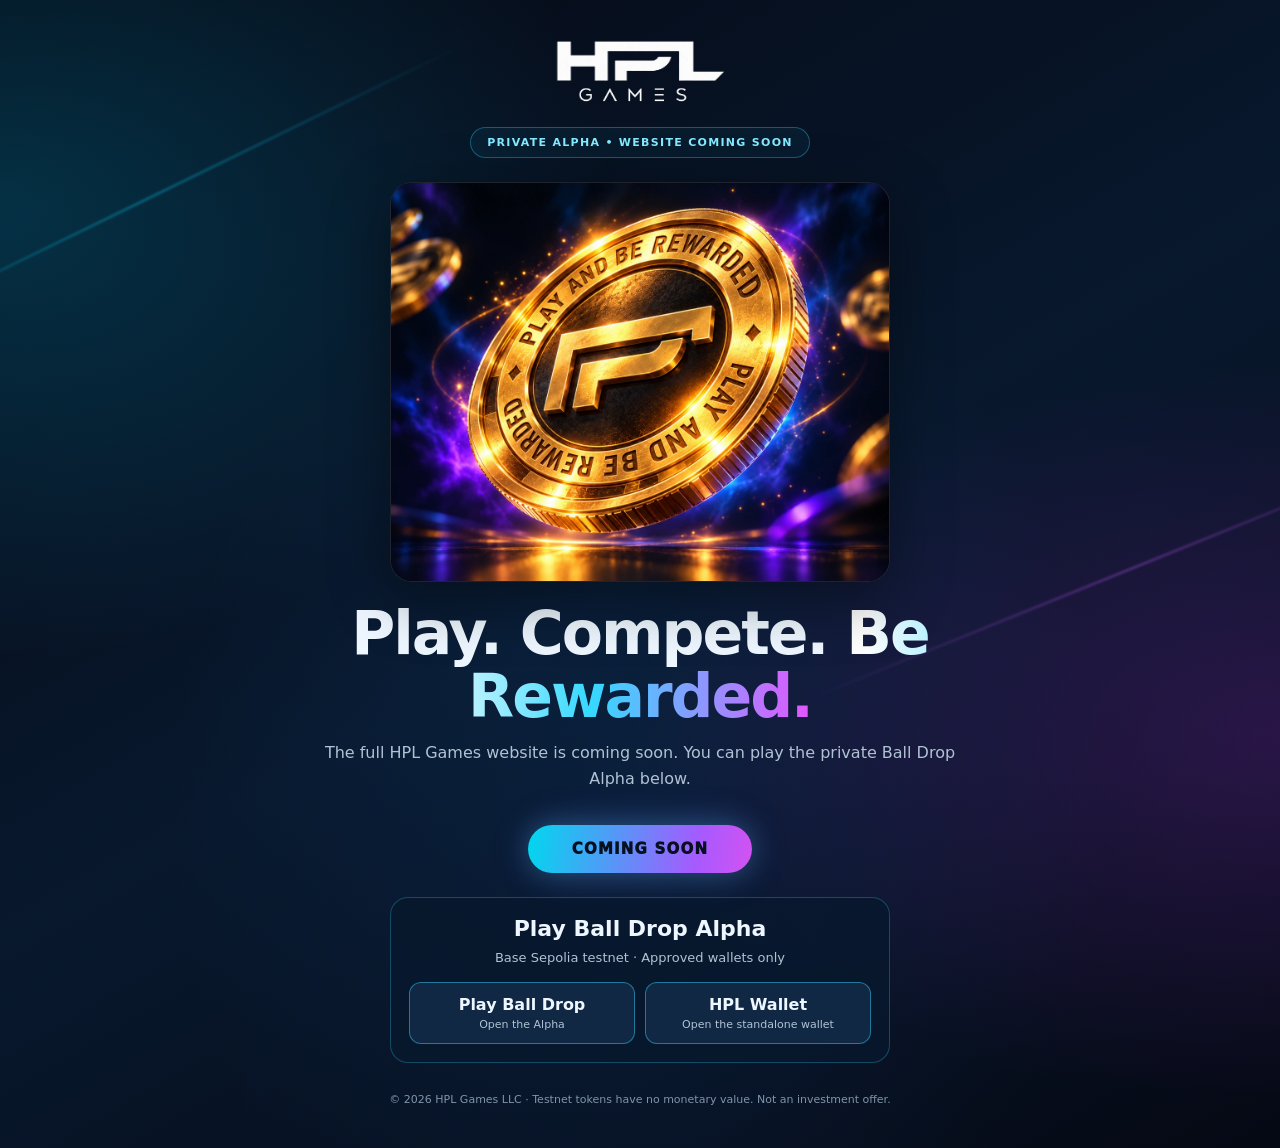
<file: index.html>
<!doctype html><html lang="en"><head><meta charset="utf-8"><meta name="viewport" content="width=device-width,initial-scale=1"><meta name="theme-color" content="#050914"><title>HPL Games — Coming Soon</title><style>
:root{--cyan:#35d9ff;--pink:#e455ff;--text:#eef7ff}*{box-sizing:border-box}body{margin:0;min-height:100svh;background:radial-gradient(ellipse at 0% 18%,rgba(0,206,255,.19),transparent 34%),radial-gradient(ellipse at 100% 64%,rgba(200,49,255,.18),transparent 36%),radial-gradient(ellipse at 50% 70%,rgba(25,85,160,.17),transparent 52%),linear-gradient(150deg,#050914,#08182d 50%,#050914);font:16px Inter,ui-sans-serif,system-ui,-apple-system,'Segoe UI',sans-serif;color:var(--text);display:grid;place-items:center;text-align:center}.wrap{width:min(94%,800px);padding:38px 16px 42px}.brandWordmark{position:relative;display:flex;flex-direction:column;align-items:center;gap:7px;margin:0 auto 20px;width:168px}.brandHpl,.brandGames{display:block;position:relative;overflow:hidden}.brandHpl{width:168px;height:42.7px}.brandGames{width:134.4px;height:18.9px}.brandHpl img,.brandGames img{position:absolute;display:block;max-width:none;height:auto}.brandHpl img{width:280px;left:-100.8px;top:-23.31px}.brandGames img{width:252px;left:-101.71px;top:-63.49px}.eyebrow{display:inline-block;border:1px solid #35d9ff55;border-radius:100px;padding:8px 16px;color:#83eaff;background:#35d9ff0d;font-size:11px;font-weight:900;letter-spacing:1.3px}.coin{max-width:500px;margin:24px auto 16px;overflow:hidden;border:1px solid #ffffff19;border-radius:22px;background:#070b17;box-shadow:0 18px 60px #0006;position:relative}.coin img{width:100%;height:auto;display:block}.shimmer{position:absolute;inset:0;pointer-events:none;mix-blend-mode:screen;clip-path:polygon(15% 60%,18% 46%,26% 29%,40% 15%,57% 7%,69% 7%,78% 13%,83% 26%,83% 42%,76% 60%,64% 75%,47% 85%,34% 86%,23% 78%);background:linear-gradient(115deg,transparent 42%,rgba(255,207,104,.09) 46%,rgba(255,249,218,.27) 49%,rgba(255,220,151,.12) 52%,transparent 57%);background-size:300% 100%;animation:shimmer 8s ease-in-out infinite}@keyframes shimmer{0%,12%{background-position:100% 0;opacity:0}20%,52%{opacity:.85}62%,100%{background-position:0% 0;opacity:0}}h1{font-size:clamp(34px,6vw,60px);line-height:1.05;letter-spacing:-2px;margin:20px 0 12px}.accent{background:linear-gradient(90deg,#fff 5%,var(--cyan) 48%,var(--pink));background-clip:text;color:transparent}p{color:#b1c2d4;line-height:1.65;max-width:640px;margin:12px auto}footer{margin-top:30px;color:#8094a9;font-size:11px}@media(max-width:560px){.coin{max-width:360px}.wrap{padding-top:30px}}@media(prefers-reduced-motion:reduce){.shimmer{animation:none;opacity:0}}.comingSoon{display:inline-block;margin:20px auto 0;padding:15px 44px;border-radius:999px;background:linear-gradient(100deg,#00d8ee,#a65aff 75%,#d452f1);box-shadow:0 0 30px #35d9ff44,0 0 42px #a65aff33;color:#061021;font-size:15px;font-weight:950;letter-spacing:1.2px;cursor:default}.wrap{position:relative}.wrap:before,.wrap:after{content:"";position:fixed;z-index:-1;pointer-events:none;width:55vw;height:2px;filter:blur(1px);opacity:.4}.wrap:before{top:22%;left:-16%;transform:rotate(-26deg);background:linear-gradient(90deg,transparent,#00d9ff,transparent)}.wrap:after{top:63%;right:-16%;transform:rotate(-22deg);background:linear-gradient(90deg,transparent,#c05aff,transparent)}@media(max-width:560px){.comingSoon{padding:13px 32px}} .alpha-entry{margin:24px auto 0;max-width:500px;padding:18px;border:1px solid #35d9ff44;border-radius:18px;background:#08182dcc}.alpha-entry h2{margin:0;font-size:22px}.alpha-entry p{margin:6px 0 14px;font-size:13px}.alpha-options{display:grid;grid-template-columns:repeat(2,minmax(0,1fr));gap:10px}.alpha-options a{display:grid;align-content:center;gap:4px;min-height:62px;padding:8px;color:var(--text);background:#102844;border:1px solid #35d9ff77;border-radius:12px;text-decoration:none;font-weight:800}.alpha-options a:hover,.alpha-options a:focus-visible{background:#193a60;border-color:var(--cyan)}.alpha-options small{font-size:11px;font-weight:500;color:#b1c2d4}</style></head><body><main class="wrap"><div class="brandWordmark" role="img" aria-label="HPL Games"><span class="brandHpl"><img alt="" src="[data-uri]"></span><span class="brandGames"><img alt="" src="[data-uri]"></span></div><span class="eyebrow">PRIVATE ALPHA • WEBSITE COMING SOON</span><div class="coin"><img alt="HPL gold coin with Play and Be Rewarded inscription" src="[data-uri]"><div class="shimmer"></div></div><h1>Play. Compete. <span class="accent">Be Rewarded.</span></h1><p>The full HPL Games website is coming soon. You can play the private Ball Drop Alpha below.</p><div class="comingSoon" aria-label="Coming soon">COMING SOON</div><section class="alpha-entry" aria-labelledby="alpha-title">
<h2 id="alpha-title">Play Ball Drop Alpha</h2>
<p>Base Sepolia testnet · Approved wallets only</p>
<div class="alpha-options">
<a href="/alpha/">Play Ball Drop <small>Open the Alpha</small></a>
<a class="alpha-wallet-link" href="/wallet/">HPL Wallet <small>Open the standalone wallet</small></a>
</div>
</section><footer>© 2026 HPL Games LLC · Testnet tokens have no monetary value. Not an investment offer.</footer></main></body></html>
</file>
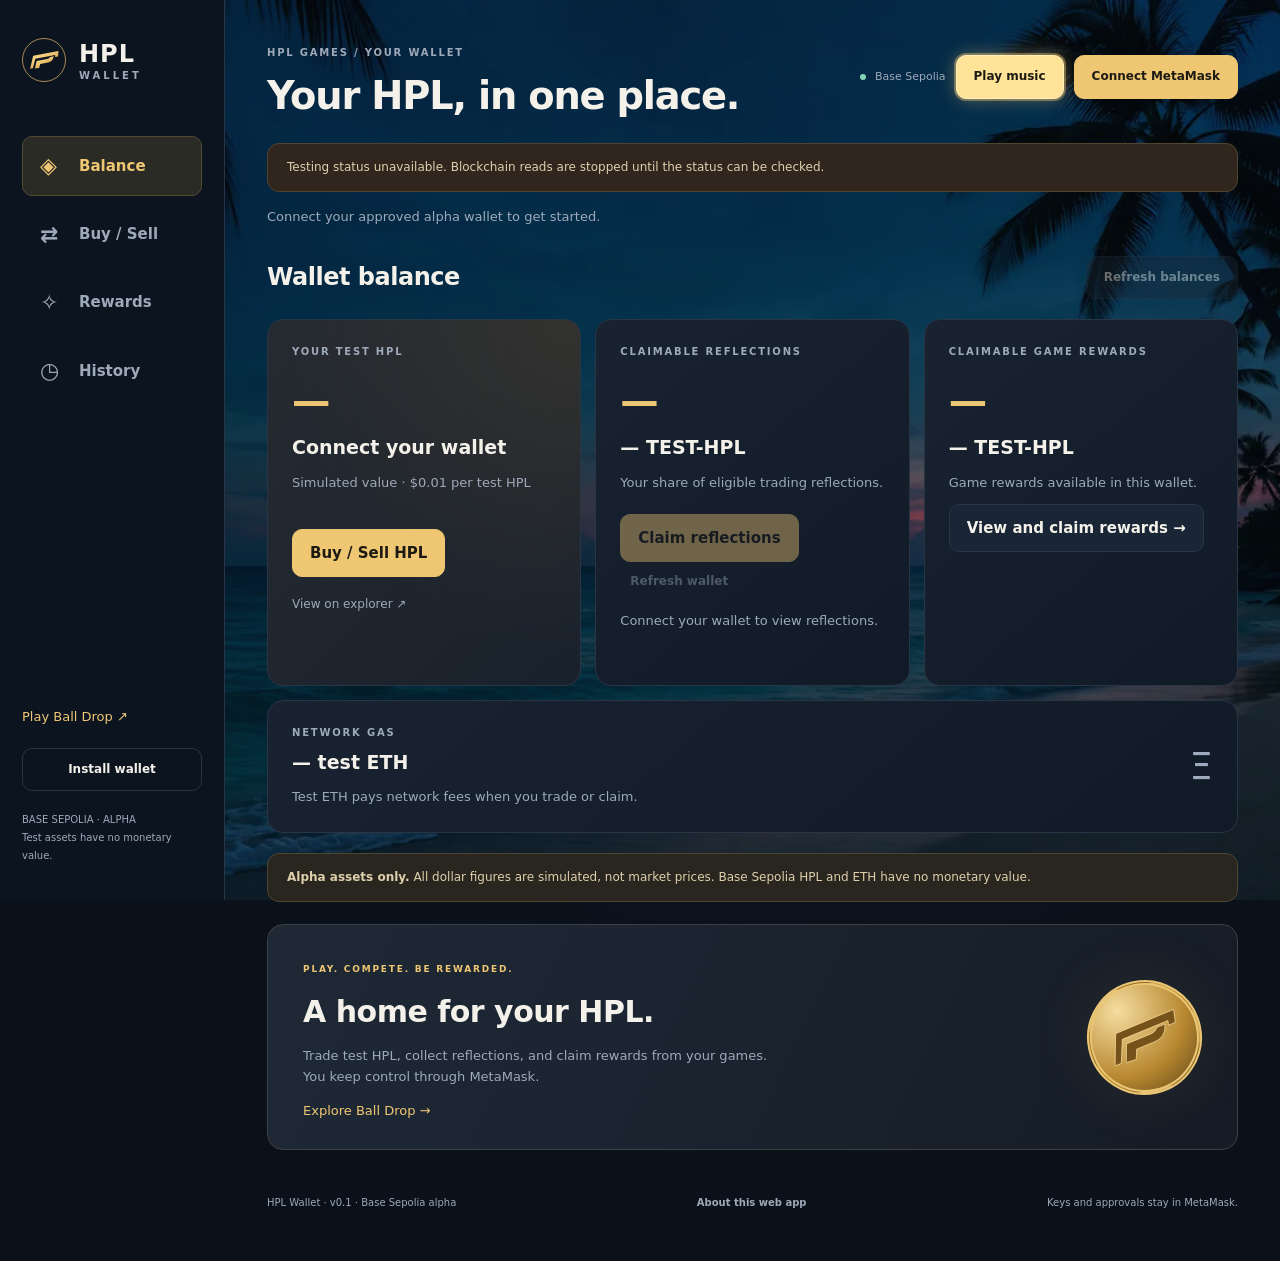
<file: wallet/index.html>
<!doctype html><html lang="en"><head><meta charset="utf-8"><meta name="viewport" content="width=device-width,initial-scale=1,viewport-fit=cover"><meta name="theme-color" content="#0b111b"><meta name="description" content="Your HPL wallet, reflections, game rewards and trading in one place. Base Sepolia alpha."><meta name="referrer" content="no-referrer"><link rel="manifest" href="manifest.webmanifest"><link rel="apple-touch-icon" href="icon-192.png"><meta name="apple-mobile-web-app-capable" content="yes"><link rel="icon" href="icon.svg" type="image/svg+xml"><link rel="stylesheet" href="wallet.css"><title>HPL Wallet · Alpha</title><script defer src="shared-wallet.js"></script><script defer src="wallet.js?v=mobile-handoff"></script><style>
@media(max-width:700px){
  main{display:flex;flex-direction:column;padding:14px 14px calc(90px + env(safe-area-inset-bottom))}
  main>header{margin-bottom:8px}
  main>header .eyebrow{margin:0 0 4px}
  .header-actions{margin-top:8px}
  #pauseBanner,#connectionStatus{margin:4px 0}
  #connectIntro{order:1}
  main>footer{order:2}
  #balanceTab .section-heading{margin:8px 0}
  #balanceTab .balance-grid{grid-template-columns:repeat(2,minmax(0,1fr));gap:8px}
  #balanceTab .balance-hero,#balanceTab .native-card{grid-column:1/-1}
  #balanceTab .card{min-width:0;padding:11px;overflow-wrap:anywhere}
  #balanceTab .card-label{margin-bottom:4px;letter-spacing:.6px}
  #balanceTab .dollar{font-size:30px}
  #balanceTab .dollar.small{font-size:20px}
  #balanceTab .token-value{font-size:14px}
  #balanceTab .balance-actions{margin-top:8px;flex-wrap:wrap}
  #balanceTab .card button{font-size:11px;padding:6px 8px}
  .rail nav{grid-template-columns:repeat(5,minmax(0,1fr))}
  .rail nav #walletMusicToggle{min-height:44px;align-self:center}
}
@media(min-width:701px){
  #balanceTab .balance-grid{grid-template-columns:repeat(3,minmax(0,1fr));gap:14px}
  #balanceTab .card{min-width:0;padding:clamp(12px,2vw,24px);overflow-wrap:anywhere}
  #balanceTab .native-card{grid-column:1/-1}
  #balanceTab .dollar{font-size:clamp(24px,3vw,42px)}
  #balanceTab .balance-actions{flex-wrap:wrap}
}
</style></head><body>
<aside class="rail"><a href="#balance" class="brand"><span class="brand-mark" aria-hidden="true"><svg width="31" height="24" viewBox="190 150 240 158" focusable="false"><defs><linearGradient id="walletCoinGold" x2="0.85" y2="1"><stop stop-color="#ffdf91"/><stop offset=".48" stop-color="#efc773"/><stop offset="1" stop-color="#ad762a"/></linearGradient></defs><g fill="url(#walletCoinGold)"><path d="M199 297l23-100 196-37-3 41-23 5 1-15-154 28-19 74z"/><path d="M236 294l13-58 82-15q17-3 22-16l29-5q-7 42-44 48l-61 11-8 32z"/></g></svg></span><span>HPL <small>WALLET</small></span></a><nav aria-label="Wallet sections"><button data-tab="balance" aria-current="page"><span aria-hidden="true">◈</span> Balance</button><button data-tab="trade"><span aria-hidden="true">⇄</span> Buy / Sell</button><button data-tab="rewards"><span aria-hidden="true">✧</span> Rewards</button><button data-tab="history"><span aria-hidden="true">◷</span> History</button></nav><div class="rail-bottom"><a href="/alpha/">Play Ball Drop ↗</a><button id="installWallet">Install wallet</button><small>BASE SEPOLIA · ALPHA<br>Test assets have no monetary value.</small></div></aside>
<main><header><div><p class="eyebrow">HPL GAMES / YOUR WALLET</p><h1 id="pageTitle">Your HPL, in one place.</h1></div><div class="header-actions"><span class="network"><i></i> Base Sepolia</span><button type="button" id="walletMusicToggle">Play music</button><button id="connectWallet" class="primary">Connect MetaMask</button><button id="disconnectWallet" hidden>Disconnect</button></div></header>
<div class="notice pause-banner" id="pauseBanner" role="status">Checking alpha testing status…</div><p id="connectionStatus" role="status" aria-live="polite" class="muted">Connect your approved alpha wallet to get started.</p>
<section id="balanceTab" class="tab"><div class="section-heading"><h2>Wallet balance</h2><button id="refreshAll">Refresh balances</button></div><div class="balance-grid"><article class="card balance-hero"><div class="card-label">YOUR TEST HPL</div><strong class="dollar" id="walletDollarValue">—</strong><strong class="token-value" id="reflectionWalletBalance">Connect your wallet</strong><p class="muted">Simulated value · $0.01 per test HPL</p><div class="balance-actions"><button data-go="trade" class="primary">Buy / Sell HPL</button><a id="walletExplorer" href="https://sepolia.basescan.org" target="_blank" rel="noopener">View on explorer ↗</a></div></article><article class="card"><div class="card-label">CLAIMABLE REFLECTIONS</div><strong class="dollar small" id="reflectionDollarValue">—</strong><strong class="token-value" id="reflectionAmount">— TEST-HPL</strong><p class="muted">Your share of eligible trading reflections.</p><button id="claimReflectionsBtn" class="primary" disabled>Claim reflections</button><button id="refreshReflectionsBtn" class="text-button" disabled>Refresh wallet</button><p id="reflectionStatus" class="mini" role="status">Connect your wallet to view reflections.</p></article><article class="card"><div class="card-label">CLAIMABLE GAME REWARDS</div><strong class="dollar small" id="balanceRewardDollars">—</strong><strong class="token-value" id="balanceRewardAmount">— TEST-HPL</strong><p class="muted">Game rewards available in this wallet.</p><button type="button" data-go="rewards">View and claim rewards →</button></article><article class="card native-card"><div><div class="card-label">NETWORK GAS</div><strong class="token-value" id="nativeBalance">— test ETH</strong><p class="muted">Test ETH pays network fees when you trade or claim.</p></div><span class="gas-symbol" aria-hidden="true">Ξ</span></article></div><div class="notice"><strong>Alpha assets only.</strong> All dollar figures are simulated, not market prices. Base Sepolia HPL and ETH have no monetary value.</div></section>
<section class="welcome" id="connectIntro"><div><p class="eyebrow">PLAY. COMPETE. BE REWARDED.</p><h2>A home for your HPL.</h2><p>Trade test HPL, collect reflections, and claim rewards from your games. You keep control through MetaMask.</p><a class="text-link" href="/alpha/">Explore Ball Drop →</a></div><div class="coin" aria-hidden="true"><svg class="coin-emblem" width="72%" height="72%" viewBox="190 150 240 158" focusable="false"><g fill="#76521b" stroke="#ffe4a1" stroke-width="2"><path d="M199 297l23-100 196-37-3 41-23 5 1-15-154 28-19 74z"/><path d="M236 294l13-58 82-15q17-3 22-16l29-5q-7 42-44 48l-61 11-8 32z"/></g></svg></div></section>
<section id="tradeTab" class="tab" hidden><div class="section-heading"><div><h2>Buy &amp; sell HPL</h2><p class="muted">Trade through the same test pool used in the game.</p></div></div><div class="trade-layout"><div id="tradeMount"><details id="tradeCard" class="card" open><summary>Make a trade</summary>
        <p class="mini">Trade test tokens on Base Sepolia. Quotes include applicable tax and pool fees.</p>
        <div class="trade-tabs" role="group" aria-label="Trade direction"><button id="tradeBuyTab" type="button" aria-pressed="true">Buy HPL</button><button id="tradeSellTab" type="button" aria-pressed="false">Sell HPL</button></div><input id="tradeSide" type="hidden" value="buy" />
        <div id="buyModeControls" class="trade-tabs" role="group" aria-label="Buy amount type"><button id="spendModeBtn" type="button" aria-pressed="false">Test ETH</button><button id="receiveModeBtn" type="button" aria-pressed="true">HPL</button><button id="usdModeBtn" type="button" aria-pressed="false">USD (simulated)</button></div><label><span id="tradeAmountLabel">HPL you want to receive</span> <input id="tradeAmount" type="text" inputmode="decimal" placeholder="25000" /></label><p id="tradeAmountHelp" class="trade-help">This is the amount you receive AFTER tax.</p>
        <p id="tradeQuote" class="mini">Enter an amount and get a quote.</p>
        <button id="tradeQuoteBtn" type="button" class="wallet-refresh">Refresh estimate</button>
        <button id="tradeSendBtn" type="button" class="checkout-buy" disabled>Review quote first</button>
        <p id="tradeStatus" class="mini" role="status" aria-live="polite">Slippage tolerance: 5% of the estimated amount after tax. Gas is additional.</p>
      </details></div><aside class="card trade-guide"><p class="eyebrow">BEFORE YOU TRADE</p><h3>You approve every move.</h3><p>Your quote includes applicable token tax and pool fees. Network gas is additional.</p><p><strong>USD mode uses the simulated $0.01 rate.</strong> $100 targets 10,000 HPL received after tax. It is paid with test ETH, not real dollars.</p><p>Selling may require an approval followed by the swap. MetaMask will show each step.</p><p>Keep some test ETH for gas. Your minimum receive amount protects against price changes.</p></aside></div></section>
<section id="rewardsTab" class="tab" hidden><div class="section-heading"><div><h2>Your game rewards</h2><p class="muted">Earn in the games. Claim here when you are ready.</p></div><button id="refreshGameRewardsBtn" disabled>Refresh rewards</button></div><article class="card reward-hero"><div><div class="card-label">AVAILABLE TO CLAIM</div><strong class="dollar" id="gameRewardDollarValue">—</strong><strong class="token-value" id="gameRewardAmount">— TEST-HPL</strong></div><button id="claimGameRewardsBtn" class="primary" disabled>Claim game rewards</button><div id="gameRewardSources" aria-live="polite"></div><p id="gameRewardStatus" class="mini" role="status">Connect your wallet to view game rewards.</p></article><div class="two-cards"><article class="card"><h3>Rewards can build up.</h3><p>You can leave rewards unclaimed and collect later. Current and earlier reward contracts are claimed separately.</p><button data-go="history">View rewards history →</button></article><article class="card"><h3>Ready for another round?</h3><p>Play Ball Drop using the same wallet. Opening this wallet page does not join a game.</p><a class="text-link" href="/alpha/">Open Ball Drop ↗</a></article></div></section>
<section id="historyTab" class="tab" hidden><div class="section-heading"><div><h2>Rewards history</h2><p class="muted">See which rounds made up your rewards, with award dates and claim status.</p></div><button id="refreshRewardHistoryBtn" disabled>Refresh history</button></div><article class="card"><p id="rewardHistoryStatus" class="mini" role="status">Connect your wallet to view rewards history.</p><div id="rewardHistoryList" class="reward-history-list"></div><button id="moreRewardHistoryBtn" hidden>Load older rewards</button><p class="muted">Times use your device’s timezone. This is game reward history; it is not a complete wallet transaction ledger.</p></article></section>
<audio id="walletMusic" src="exploration-theme.mp3" loop preload="none"></audio>
<footer><span>HPL Wallet · v0.1 · Base Sepolia alpha</span><button id="installHelp">About this web app</button><span>Keys and approvals stay in MetaMask.</span></footer></main>
<dialog id="installDialog"><div class="section-heading"><h2>Your wallet, like an app.</h2><button id="closeInstall" aria-label="Close installation help">✕</button></div><p>This is an installable website, not an App Store download. A supported browser can add it to your home screen and open it in its own window.</p><p><strong>Desktop:</strong> use Chrome or Edge with MetaMask installed. Use the browser’s Install app option when available.</p><p><strong>Mobile:</strong> open this page inside MetaMask’s browser to connect and transact. A home-screen app may not include MetaMask access; use the MetaMask browser for wallet actions.</p><button id="openMetaMask" class="primary">Copy wallet page link</button><p id="installStatus" role="status"></p><p class="muted">An internet connection is required. No recovery phrase or private key is requested or stored here.</p></dialog>
<div hidden><strong id="quickWalletBalance"></strong><span id="quickReflections"></span></div>
<script>
const mobileWalletLayout = window.matchMedia('(max-width: 700px)');
const musicButton = document.getElementById('walletMusicToggle');
const walletNavigation = document.querySelector('.rail nav');
const connectButton = document.getElementById('connectWallet');
function placeWalletMusicButton(){
  if(mobileWalletLayout.matches) walletNavigation.append(musicButton);
  else connectButton.before(musicButton);
}
mobileWalletLayout.addEventListener('change',placeWalletMusicButton);
placeWalletMusicButton();
</script>
</body></html>
</file>
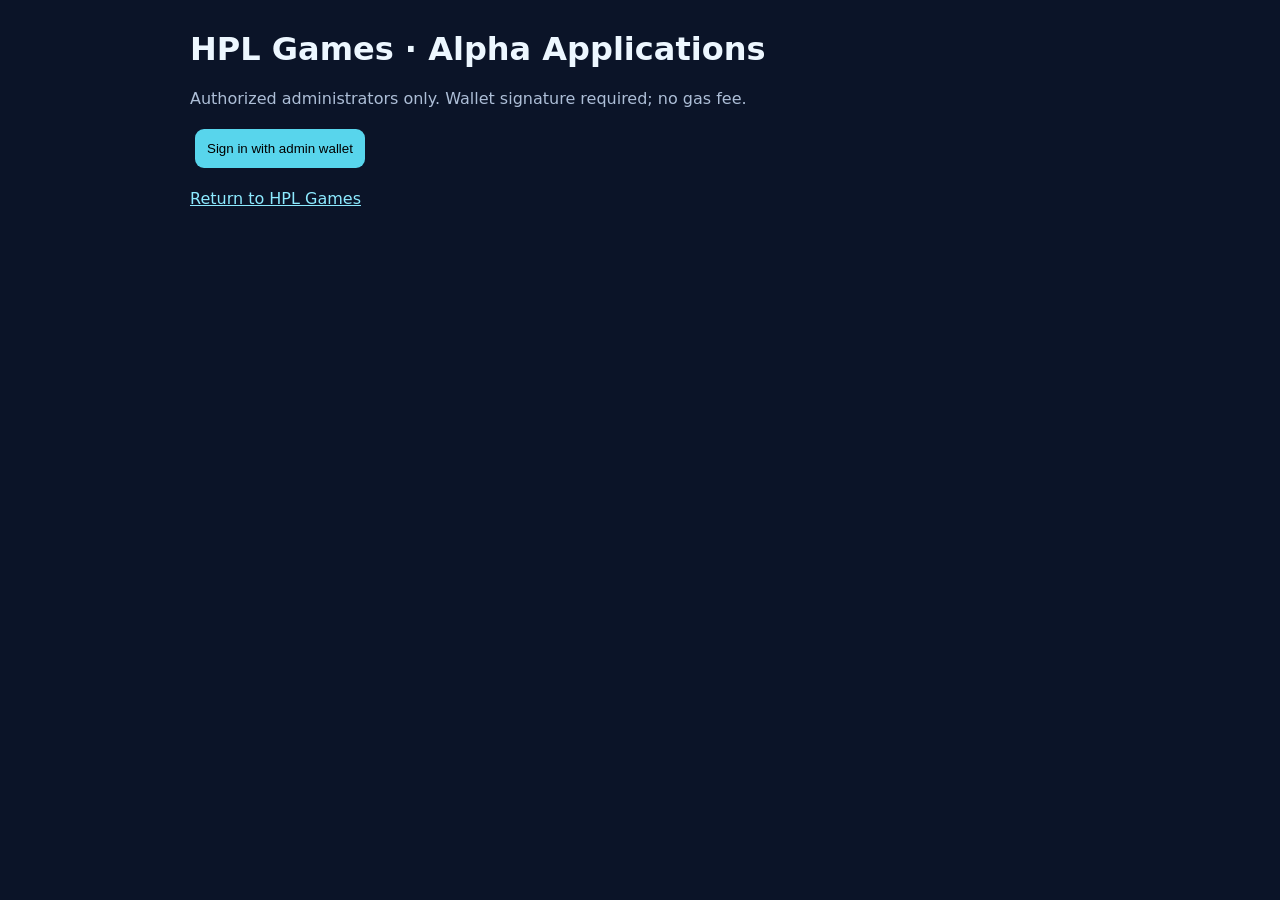
<file: alpha-admin.html>
<!doctype html><html><head><meta charset="utf-8"><meta name="viewport" content="width=device-width,initial-scale=1"><meta name="robots" content="noindex"><title>HPL Alpha Review</title><style>body{background:#0b1428;color:#edf7ff;font:16px system-ui;margin:30px auto;max-width:900px;padding:0 20px}button,input{padding:12px;border-radius:9px;border:0;margin:5px}button{background:#58d5ec;cursor:pointer}article{background:#192640;border:1px solid #435a78;border-radius:12px;padding:20px;margin:15px 0;overflow-wrap:anywhere}.muted{color:#adbed7}.error{color:#ffb5b5}a{color:#8deaff}#panel{display:none}</style></head><body><h1>HPL Games · Alpha Applications</h1><p class="muted">Authorized administrators only. Wallet signature required; no gas fee.</p><section id="login"><button id="connect">Sign in with admin wallet</button><p id="loginmsg"></p></section><section id="panel"><button id="refresh">Refresh applications</button><button id="logout">Sign out</button><p id="status"></p><div id="items"></div></section><p><a href="/">Return to HPL Games</a></p><script>
let token='';const endpoint='https://brvnzzkatyxfxpevukzt.supabase.co/functions/v1/alpha-review';const el=id=>document.getElementById(id);
async function call(body){const r=await fetch(endpoint,{method:'POST',headers:{'content-type':'application/json'},body:JSON.stringify(body)});const d=await r.json();if(!r.ok)throw Error(d.error||'Request failed');return d}
function msg(id,e){el(id).textContent=e.message||String(e)}
el('connect').onclick=async()=>{el('connect').disabled=true;try{if(!window.ethereum)throw Error('Open this page in a browser with MetaMask');const [wallet]=await ethereum.request({method:'eth_requestAccounts'});const c=await call({action:'challenge',wallet_address:wallet});const signature=await ethereum.request({method:'personal_sign',params:[c.message,wallet]});const v=await call({action:'verify',wallet_address:wallet,nonce:c.nonce,signature});token=v.session_token;el('login').style.display='none';el('panel').style.display='block';await load()}catch(e){msg('loginmsg',e)}finally{el('connect').disabled=false}};
async function load(){try{el('status').textContent='Loading…';const d=await call({action:'list',session_token:token});el('items').replaceChildren();for(const a of d.applications||[]){const card=document.createElement('article');for(const value of ['Wallet address: '+a.wallet_address,'Application status: '+a.status,'Submitted: '+new Date(a.created_at).toLocaleString(),'Telegram username: '+(a.telegram_username||'Not provided'),'Reason for application: '+(a.message||'Not provided')]){if(!value)continue;const p=document.createElement('p');p.textContent=value;card.append(p)}if(a.status==='pending')for(const status of ['approved','rejected']){const b=document.createElement('button');b.textContent=status==='approved'?'Approve':'Reject';b.onclick=async()=>{if(!confirm('Confirm '+status+' for '+a.wallet_address+'?'))return;b.disabled=true;try{await call({action:'decide',session_token:token,id:a.id,status});await load()}catch(e){msg('status',e);b.disabled=false}};card.append(b)}el('items').append(card)}el('status').textContent=(d.applications||[]).length+' application(s)'}catch(e){msg('status',e)}}
el('refresh').onclick=load;el('logout').onclick=()=>{token='';el('panel').style.display='none';el('login').style.display='block'};
</script></body></html>
</file>
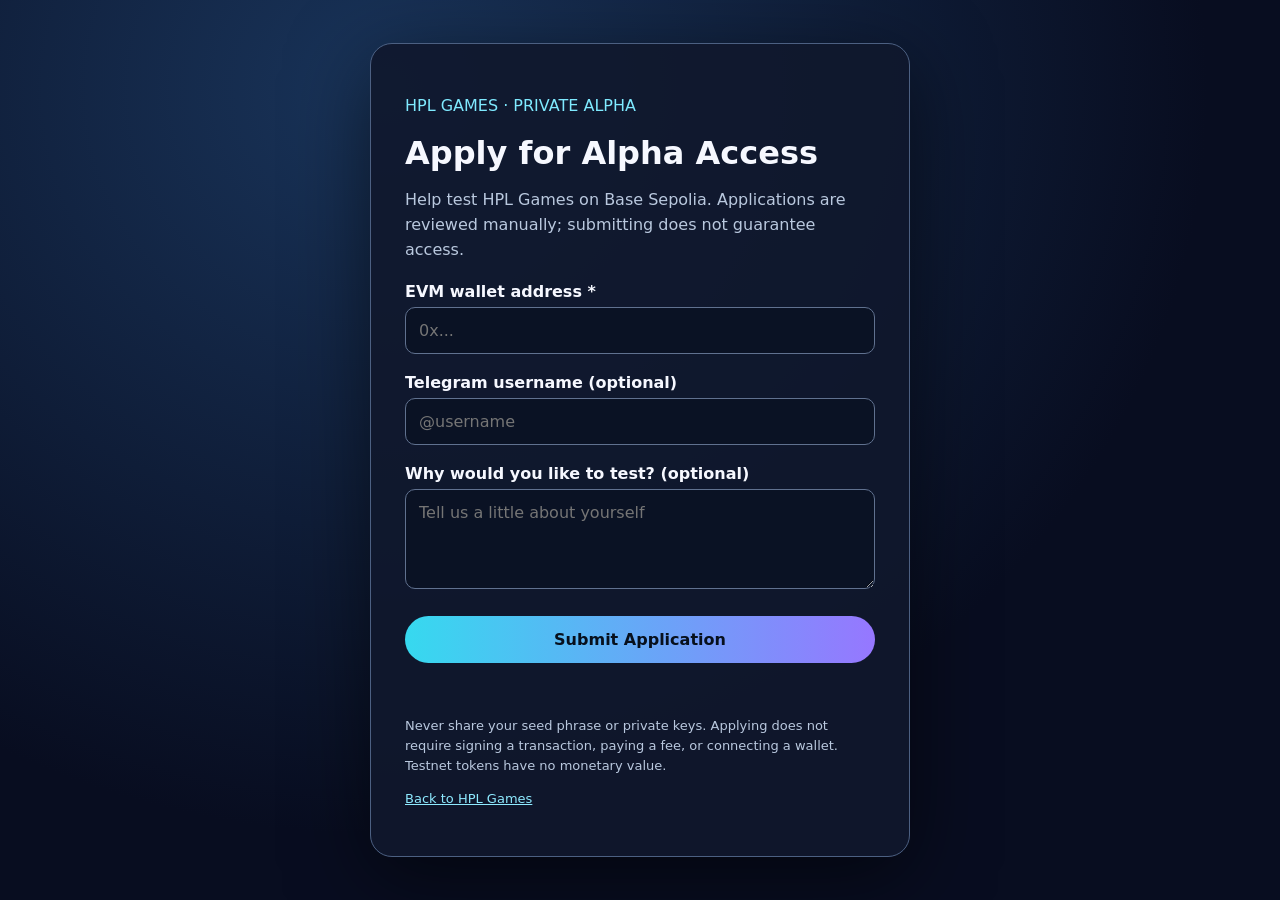
<file: apply.html>
<!doctype html><html lang="en"><head><meta charset="utf-8"><meta name="viewport" content="width=device-width,initial-scale=1"><meta name="robots" content="noindex"><title>Private Alpha Application | HPL Games</title><style>*{box-sizing:border-box}body{margin:0;min-height:100vh;background:radial-gradient(ellipse at 30% 10%,#19345a,#080d20 65%);color:#f6f8ff;font:16px system-ui,Arial,sans-serif;display:grid;place-items:center;padding:24px}.card{width:min(100%,540px);padding:34px;border:1px solid #4c6082;border-radius:22px;background:#10182ce8;box-shadow:0 20px 80px #0008}h1{margin:4px 0 10px;font-size:32px}.accent{color:#7feaff}p,.note{color:#b9c8de;line-height:1.55}label{display:block;margin:19px 0 6px;font-weight:650}input,textarea{width:100%;padding:13px;border-radius:10px;border:1px solid #60718f;background:#0a1224;color:white;font:inherit}textarea{min-height:100px;resize:vertical}button{margin-top:23px;padding:14px 20px;width:100%;border:0;border-radius:100px;background:linear-gradient(90deg,#36d9ef,#9677ff);color:#07101d;font:inherit;font-weight:800;cursor:pointer}button:disabled{opacity:.6;cursor:wait}.note{font-size:13px}.result{margin-top:16px;min-height:24px}.hidden{position:absolute;left:-9999px}a{color:#8eeaff}</style></head><body><main class="card"><p class="accent">HPL GAMES · PRIVATE ALPHA</p><h1>Apply for Alpha Access</h1><p>Help test HPL Games on Base Sepolia. Applications are reviewed manually; submitting does not guarantee access.</p><form id="form"><label for="wallet">EVM wallet address <span aria-hidden="true">*</span></label><input id="wallet" name="wallet_address" required autocomplete="off" spellcheck="false" placeholder="0x..." pattern="0x[a-fA-F0-9]{40}" maxlength="42"><label for="telegram">Telegram username (optional)</label><input id="telegram" name="telegram_username" maxlength="80" placeholder="@username"><label for="message">Why would you like to test? (optional)</label><textarea id="message" name="message" maxlength="1000" placeholder="Tell us a little about yourself"></textarea><div class="hidden" aria-hidden="true"><label for="website">Website</label><input id="website" name="website" tabindex="-1" autocomplete="off"></div><button id="submit" type="submit">Submit Application</button><div class="result" id="result" role="status" aria-live="polite"></div></form><p class="note">Never share your seed phrase or private keys. Applying does not require signing a transaction, paying a fee, or connecting a wallet. Testnet tokens have no monetary value.</p><p class="note"><a href="/">Back to HPL Games</a></p></main><script>const f=document.getElementById('form'),out=document.getElementById('result'),btn=document.getElementById('submit');f.addEventListener('submit',async e=>{e.preventDefault();out.textContent='';btn.disabled=true;try{const data=Object.fromEntries(new FormData(f).entries());data.wallet_address=data.wallet_address.trim();const r=await fetch('https://brvnzzkatyxfxpevukzt.supabase.co/functions/v1/alpha-access-apply',{method:'POST',headers:{'Content-Type':'application/json'},body:JSON.stringify(data)});const v=await r.json();if(!r.ok||!v.ok)throw Error(v.error||'Unable to submit.');out.textContent=v.message||'Application received!';f.reset()}catch(err){out.textContent=err.message||'Submission failed. Please try again.'}finally{btn.disabled=false}});</script></body></html>
</file>
<file: wallet/wallet.css>
:root{color-scheme:dark;--bg:#0b111b;--panel:#121c2a;--line:#293444;--text:#f3f1e9;--muted:#9ea9b9;--gold:#efc773;--soft:#d9b566;--green:#83d3b4}*{box-sizing:border-box}body{margin:0;background:radial-gradient(ellipse at 65% -20%,#27304280,transparent 60%),var(--bg);color:var(--text);font:15px/1.6 system-ui,-apple-system,Segoe UI,sans-serif}a{color:inherit;text-decoration:none}button,input,summary{font:inherit}button{border:1px solid var(--line);background:#1a2636;color:var(--text);border-radius:10px;padding:11px 17px;cursor:pointer;font-weight:600}button:hover{border-color:var(--soft)}button:disabled{opacity:.42;cursor:not-allowed}button:focus-visible,a:focus-visible,summary:focus-visible,input:focus-visible{outline:2px solid var(--gold);outline-offset:4px}button.primary{background:var(--gold);border-color:var(--gold);color:#1d1a13}h1,h2,h3,p{margin:0}h1{font-size:clamp(26px,3vw,39px);font-weight:550;letter-spacing:-1.2px;line-height:1.2}h2{font-size:24px;font-weight:560;letter-spacing:-.5px}h3{font-size:19px;font-weight:550}p{margin:10px 0}.muted,.mini{color:var(--muted);font-size:13px}.eyebrow,.card-label{color:var(--muted);font-size:10px;font-weight:700;letter-spacing:1.8px;margin-bottom:12px}.rail{position:fixed;inset:0 auto 0 0;width:225px;padding:35px 22px;border-right:1px solid var(--line);display:flex;flex-direction:column;background:#0c1420}.brand{display:flex;align-items:center;gap:13px;font-size:24px;font-weight:650;letter-spacing:1px}.brand small{display:block;font-size:10px;color:var(--muted);letter-spacing:3px;margin-top:-5px}.brand-mark{width:44px;height:44px;display:grid;place-items:center;border:1px solid #a68b52;border-radius:50%;color:var(--gold);font-size:31px;font-style:italic;font-weight:800}.rail nav{display:grid;gap:9px;margin-top:52px}.rail nav button{border-color:transparent;background:transparent;color:var(--muted);display:flex;align-items:center;gap:16px;text-align:left}.rail nav button span{font-size:22px;width:23px}.rail nav button[aria-current=page]{color:var(--gold);background:#2b2b26;border-color:#544a33}.rail-bottom{margin-top:auto;display:grid;gap:20px}.rail-bottom a{font-size:13px;color:var(--gold)}.rail-bottom small{font-size:10px;color:var(--muted);line-height:1.8}.rail-bottom button{font-size:12px;background:transparent}main{max-width:1510px;margin-left:225px;padding:35px 42px}header{display:flex;justify-content:space-between;align-items:center;gap:25px;margin-bottom:24px}.header-actions{display:flex;align-items:center;gap:10px;flex-wrap:wrap;justify-content:flex-end}.header-actions button{font-size:12px}.network{font-size:11px;white-space:nowrap;color:var(--muted)}.network i{display:inline-block;width:6px;height:6px;background:var(--green);border-radius:100%;margin-right:5px}.notice{border:1px solid #50452f;background:#29261f;color:#dfcfad;border-radius:12px;padding:14px 19px;font-size:12px;margin:20px 0}.pause-banner{margin:0 0 15px;background:#30261e}.pause-banner.running{background:#17302b;border-color:#285148;color:#b0d9c7}.welcome{display:flex;align-items:center;justify-content:space-between;gap:25px;padding:27px 35px;background:linear-gradient(115deg,#1f2936,#151c27);border:1px solid #3e4141;border-radius:16px;margin:22px 0 33px;overflow:hidden}.welcome p{max-width:490px;color:var(--muted);font-size:13px}.welcome h2{font-size:30px}.welcome .eyebrow{color:var(--gold);font-size:9px}.coin{height:115px;width:115px;flex:none;border-radius:50%;border:5px double #e9c574;background:radial-gradient(circle at 30% 20%,#f5dda0,#b88830 60%,#604718);box-shadow:0 0 60px #b9873220;display:grid;place-items:center;transform:rotate(-12deg)}.coin span{font-size:75px;font-style:italic;font-weight:850;color:#76521b;text-shadow:1px 1px #ffe4a1}.text-link{color:var(--gold);font-size:13px}.section-heading{display:flex;align-items:center;justify-content:space-between;gap:20px;margin:28px 0 20px}.section-heading button{font-size:12px}.balance-grid{display:grid;grid-template-columns:1.2fr 1fr;gap:20px}.card{border:1px solid var(--line);background:linear-gradient(140deg,#182230,#111b28);border-radius:16px;padding:27px;min-width:0}.balance-hero{background:radial-gradient(ellipse at 100% 0,#68533145,transparent 65%),linear-gradient(135deg,#262b31,#19212c)}.dollar{font-size:clamp(35px,4vw,58px);line-height:1.2;font-weight:550;letter-spacing:-1.8px;display:block;margin:18px 0 8px;color:var(--gold);overflow-wrap:anywhere}.dollar.small{font-size:39px}.token-value{font-size:19px;display:block;font-weight:550;overflow-wrap:anywhere}.balance-actions{display:flex;align-items:center;gap:18px;flex-wrap:wrap;margin-top:35px}.balance-actions a{font-size:12px;color:var(--muted)}.native-card{grid-column:1/-1;display:flex;align-items:center;justify-content:space-between;padding:20px 27px}.native-card .card-label{margin-bottom:6px}.native-card p{margin-bottom:0}.gas-symbol{font-size:37px;color:#9faabf}.text-button{border:0;background:none;color:var(--muted);font-size:12px;padding:10px}#claimReflectionsBtn{margin-top:10px}#reflectionStatus{min-height:40px}.trade-layout{display:grid;grid-template-columns:minmax(300px,1.15fr) 1fr;gap:20px}.trade-guide p{color:var(--muted);font-size:13px;margin-top:19px}.trade-guide strong{color:var(--text)}details.card{height:100%}summary{font-size:18px;font-weight:600;cursor:pointer;margin-bottom:15px}.trade-tabs{display:flex;gap:6px;margin:16px 0}.trade-tabs button{flex:1;padding:11px 10px;font-size:12px}.trade-tabs button[aria-pressed=true]{color:var(--gold);border-color:#8d764b;background:#332e25}label{display:block;font-size:13px;color:var(--muted)}input{display:block;width:100%;padding:18px 15px;border:1px solid #425067;background:#0c1624;color:var(--text);border-radius:10px;font-size:25px;margin:8px 0}input[type=hidden]{display:none}.trade-help{color:var(--muted);font-size:12px;min-height:42px}.trade-quote-row{display:flex;align-items:center;justify-content:space-between;gap:20px;border-bottom:1px solid var(--line);padding:12px 0;font-size:12px}.trade-quote-row span{color:var(--muted)}#tradeQuote{margin:25px 0}#tradeSendBtn{width:100%;background:var(--gold);color:#201c14;border-color:var(--gold);margin-top:10px}#tradeQuoteBtn{width:100%;font-size:12px}#tradeStatus{font-size:12px;color:var(--muted)}.reward-hero{display:grid;grid-template-columns:1fr auto;gap:15px;background:radial-gradient(at 95% 0,#2e4f493d,transparent 60%),var(--panel)}.reward-hero>button{align-self:center}#gameRewardSources,#gameRewardStatus{grid-column:1/-1}.two-cards{display:grid;grid-template-columns:1fr 1fr;gap:20px;margin-top:20px}.two-cards p{color:var(--muted);font-size:13px;margin:14px 0 20px}.reward-history-row{display:flex;justify-content:space-between;align-items:center;gap:20px;padding:20px 0;border-bottom:1px solid var(--line)}.reward-history-row strong{font-size:14px;font-weight:550}.reward-history-row small{display:block;font-size:12px;color:var(--muted);margin-top:4px}.reward-history-amount{text-align:right}.reward-history-amount strong{color:var(--gold)}.reward-history-row[data-status=claimed] .reward-history-amount small{color:var(--green)}footer{margin:45px 0 15px;display:flex;justify-content:space-between;gap:18px;align-items:center;color:var(--muted);font-size:10px}footer button{border:0;background:none;padding:0;font-size:10px;color:var(--muted)}dialog{background:var(--panel);border:1px solid #56616f;border-radius:16px;padding:28px;max-width:540px;width:calc(100% - 30px);color:var(--text)}dialog::backdrop{background:#0009;backdrop-filter:blur(5px)}dialog p{font-size:13px;color:var(--muted);margin:20px 0}dialog .section-heading{margin-top:0}.wallet-value{display:flex;flex-direction:column}.trade-quote-row strong{text-align:right}[hidden]{display:none!important}@media(min-width:1600px){main{margin-right:auto}}@media(max-width:1100px){main{padding:28px 25px}.rail{width:190px;padding:30px 15px}main{margin-left:190px}.trade-layout{grid-template-columns:1fr}.trade-guide{order:2}header{align-items:flex-start}.header-actions{max-width:200px}.balance-grid{grid-template-columns:1fr}.native-card{grid-column:auto}}@media(max-width:700px){.rail{position:static;width:100%;padding:16px 20px;border-right:0;border-bottom:1px solid var(--line);flex-direction:row;align-items:center;justify-content:space-between}.brand{font-size:19px}.brand-mark{width:35px;height:35px;font-size:25px}.brand small{font-size:8px}.rail nav{position:fixed;bottom:0;left:0;right:0;z-index:20;margin:0;padding:8px 6px calc(8px + env(safe-area-inset-bottom));display:grid;grid-template-columns:repeat(4,1fr);gap:4px;background:#0c1420f7;border-top:1px solid var(--line)}.rail nav button{display:grid;justify-items:center;gap:1px;padding:5px 3px;text-align:center;font-size:10px}.rail nav button span{font-size:20px}.rail-bottom{margin:0;gap:0}.rail-bottom small{display:none}.rail-bottom{flex-wrap:wrap;justify-content:flex-end;gap:7px;max-width:165px}.rail-bottom button{padding:5px 8px;font-size:10px}.rail-bottom a{font-size:11px}main{margin:0;padding:25px 18px 90px}header{display:block;margin-bottom:18px}h1{font-size:29px}.header-actions{max-width:none;justify-content:flex-start;margin-top:18px}.header-actions button{padding:10px 12px}.welcome{padding:22px;margin:22px 0}.welcome h2{font-size:24px}.welcome p{font-size:12px}.coin{width:75px;height:75px;border-width:4px}.coin span{font-size:50px}.welcome .eyebrow{font-size:8px;letter-spacing:1px}.card{padding:22px}.dollar{font-size:46px}.balance-actions{margin-top:28px}.section-heading{gap:10px}.section-heading h2{font-size:21px}.section-heading button{font-size:10px;padding:9px}.reward-hero{grid-template-columns:1fr}.reward-hero>button{width:100%}.two-cards{grid-template-columns:1fr}footer{align-items:flex-start;flex-wrap:wrap;font-size:9px}.trade-layout{display:block}.trade-guide{margin-top:20px}.reward-history-row{align-items:flex-start;gap:10px}.reward-history-row strong{font-size:12px}.reward-history-row small{font-size:10px}.native-card{padding:20px}.notice{font-size:11px}}

/* Keep the beach behind the wallet and its dialogs as the page scrolls. */
body{isolation:isolate}
body::before{
  content:"";
  position:fixed;
  inset:0;
  z-index:-1;
  pointer-events:none;
  background:linear-gradient(#0b111b44,#0b111b33),url("tropical-beach.webp") 67% center / cover no-repeat;
}

/* Draw attention to the music control only while playback is paused. */
#walletMusicToggle.primary {
  background: #ffe399;
  border-color: #fff0bd;
  box-shadow: 0 0 0 2px #efc77366, 0 0 18px #efc77366;
}
#walletMusicToggle.primary:hover {
  background: #fff0bd;
}
</file>
